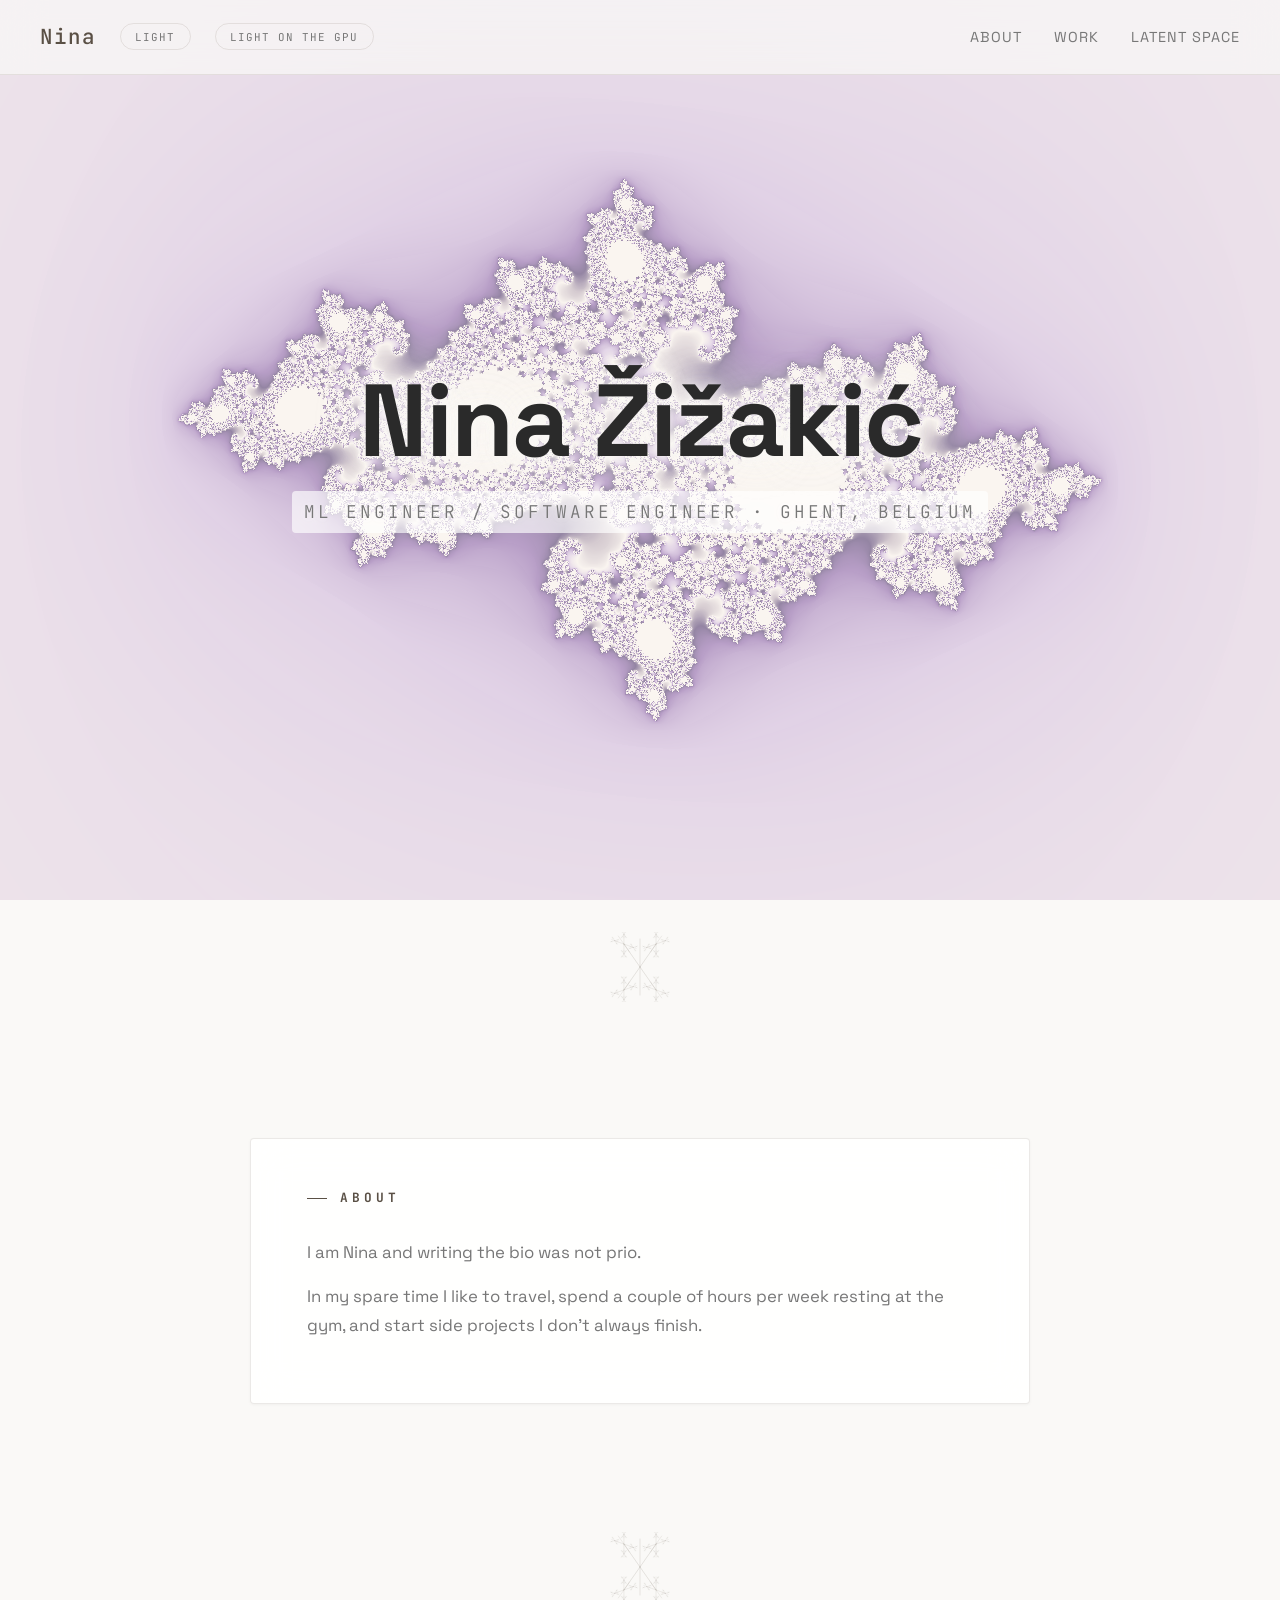
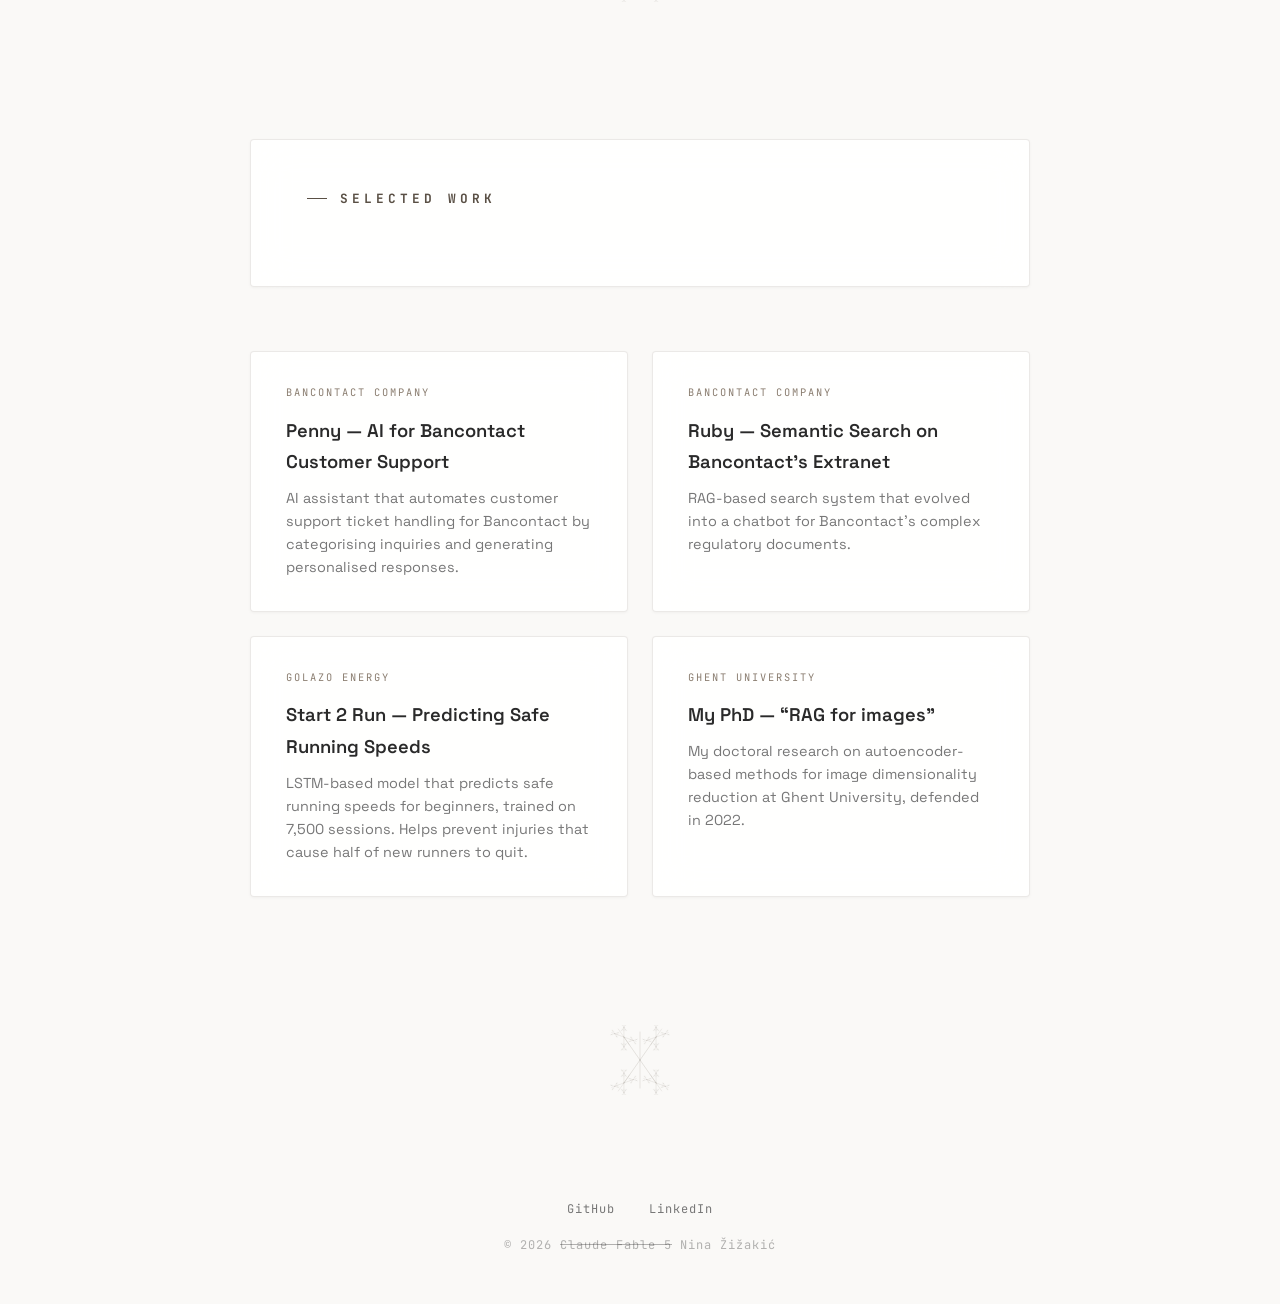
<file: index.html>
<!DOCTYPE html>
<html lang="en">
<head>
  <meta charset="UTF-8">
  <meta name="viewport" content="width=device-width, initial-scale=1.0">
  <meta name="color-scheme" content="only light">
  <title>Nina Žižakić</title>
  <meta name="description" content="Nina Žižakić — ML Engineer / Software Engineer based in Ghent, Belgium.">
  <link rel="icon" href="favicon.svg" type="image/svg+xml">
  <link rel="stylesheet" href="css/style.css">
</head>
<body>

<canvas id="fractal-canvas"></canvas>

<div class="content-layer">

  <nav id="main-nav">
    <div class="nav-left">
      <a href="index.html" class="nav-logo">Nina</a>
      <button id="mode-toggle" class="mode-toggle">light</button>
      <button id="gpu-toggle" class="mode-toggle">light on the gpu</button>
    </div>
    <ul class="nav-links">
      <li><a href="#about">About</a></li>
      <li><a href="#work">Work</a></li>
      <!-- <li><a href="photos.html">Photos</a></li> -->
      <li><a href="latent-space.html">Latent Space</a></li>
    </ul>
  </nav>

  <!-- Hero -->
  <section class="hero">
    <h1 class="hero-title">Nina Žižakić</h1>
    <p class="hero-sub">ML Engineer / Software Engineer &middot; Ghent, Belgium</p>
  </section>

  <div class="zh-divider"></div>

  <!-- About -->
  <section class="section" id="about">
    <div class="panel reveal">
      <h2>About</h2>
      <p>I am Nina and writing the bio was not prio.</p>
      <p>
        In my spare time I like to travel, spend a couple of hours per week resting at the gym, 
        and start side projects I don't always finish.
      </p>
    </div>
  </section>

  <div class="zh-divider"></div>

  <!-- Projects -->
  <section class="section" id="work">
    <div class="panel reveal">
      <h2>Selected Work</h2>
    </div>

    <div class="project-grid">
      <a class="project-card reveal" href="https://www.inthepocket.com/work/bancontact-company-ai-customer-support" target="_blank">
        <span class="tag">Bancontact Company</span>
        <h3>Penny — AI for Bancontact Customer Support</h3>
        <p>AI assistant that automates customer support ticket handling for Bancontact by categorising inquiries and generating personalised responses.</p>
      </a>

      <div class="project-card reveal">
        <span class="tag">Bancontact Company</span>
        <h3>Ruby — Semantic Search on Bancontact's Extranet</h3>
        <p>RAG-based search system that evolved into a chatbot for Bancontact's complex regulatory documents.</p>
      </div>

      <a class="project-card reveal" href="https://www.inthepocket.com/work/start-2-run" target="_blank">
        <span class="tag">Golazo Energy</span>
        <h3>Start 2 Run — Predicting Safe Running Speeds</h3>
        <p>LSTM-based model that predicts safe running speeds for beginners, trained on 7,500 sessions. Helps prevent injuries that cause half of new runners to quit.</p>
      </a>

      <a class="project-card reveal" href="projects/phd.html">
        <span class="tag">Ghent University</span>
        <h3>My PhD — &ldquo;RAG for images&rdquo;</h3>
        <p>My doctoral research on autoencoder-based methods for image dimensionality reduction at Ghent University, defended in 2022.</p>
      </a>
    </div>
  </section>

  <div class="zh-divider" style="margin-bottom:3rem;"></div>

  <!-- Footer -->
  <footer>
    <p>
      <a href="https://github.com/nimpy" target="_blank">GitHub</a>
      <a href="https://www.linkedin.com/in/ninazizakic/" target="_blank">LinkedIn</a>
    </p>
    <p style="margin-top:1rem;">&copy; 2026 <s>Claude Fable 5</s> Nina Žižakić</p>
  </footer>

</div>

<script src="js/fractal.js"></script>
<script>
  var nav = document.getElementById('main-nav');
  window.addEventListener('scroll', function () {
    nav.classList.toggle('scrolled', window.scrollY > 60);
  });
</script>
</body>
</html>
</file>
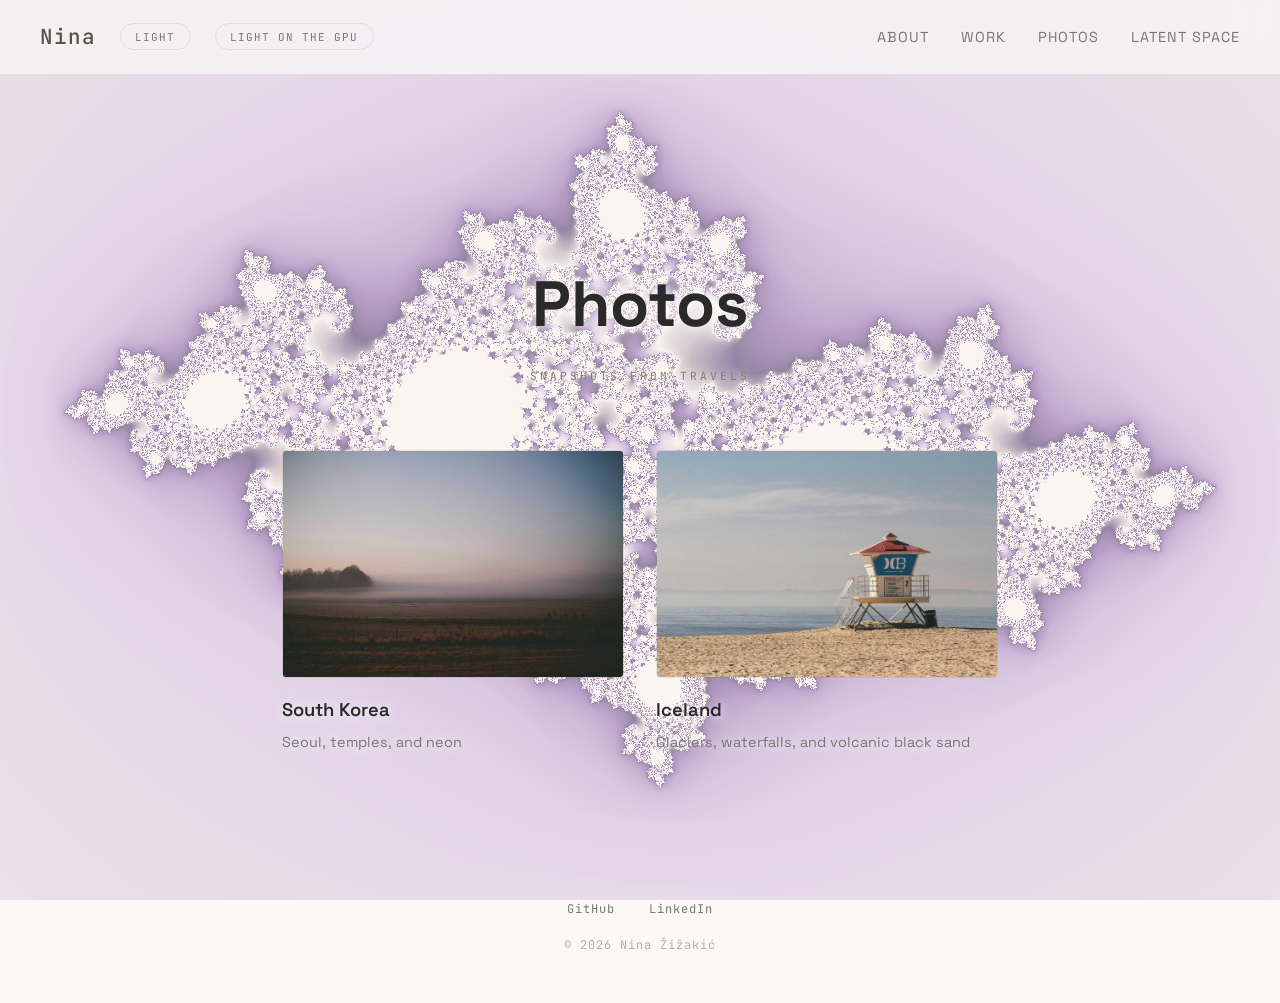
<file: photos.html>
<!DOCTYPE html>
<html lang="en">
<head>
  <meta charset="UTF-8">
  <meta name="viewport" content="width=device-width, initial-scale=1.0">
  <meta name="color-scheme" content="only light">
  <title>Photos — Nina</title>
  <meta name="description" content="Travel photography — South Korea, Iceland, and more.">
  <link rel="icon" href="favicon.svg" type="image/svg+xml">
  <link rel="stylesheet" href="css/style.css">
</head>
<body>

<canvas id="fractal-canvas"></canvas>

<div class="content-layer">

  <nav id="main-nav">
    <div class="nav-left">
      <a href="index.html" class="nav-logo">Nina</a>
      <button id="mode-toggle" class="mode-toggle">light</button>
      <button id="gpu-toggle" class="mode-toggle">light on the gpu</button>
    </div>
    <ul class="nav-links">
      <li><a href="index.html#about">About</a></li>
      <li><a href="index.html#work">Work</a></li>
      <li><a href="photos.html">Photos</a></li>
      <li><a href="latent-space.html">Latent Space</a></li>
    </ul>
  </nav>

  <section class="detail-hero">
    <h1>Photos</h1>
    <span class="tag">Snapshots from travels</span>
  </section>

  <section class="section" style="padding-top:0;">
    <div class="album-grid">
      <a class="album-card reveal" href="photos/south-korea.html">
        <div class="album-cover">
          <img src="images/south-korea/01.jpg" alt="South Korea">
        </div>
        <h3>South Korea</h3>
        <p>Seoul, temples, and neon</p>
      </a>

      <a class="album-card reveal" href="photos/iceland.html">
        <div class="album-cover">
          <img src="images/iceland/01.jpg" alt="Iceland">
        </div>
        <h3>Iceland</h3>
        <p>Glaciers, waterfalls, and volcanic black sand</p>
      </a>
    </div>
  </section>

  <footer>
    <p>
      <a href="https://github.com/nimpy" target="_blank">GitHub</a>
      <a href="https://www.linkedin.com/in/ninazizakic/" target="_blank">LinkedIn</a>
    </p>
    <p style="margin-top:1rem;">&copy; 2026 Nina Žižakić</p>
  </footer>

</div>

<script src="js/fractal.js"></script>
<script>
  if (window.fractalSetStatic) window.fractalSetStatic(-0.7269, 0.1889, 1.5);
  var nav = document.getElementById('main-nav');
  window.addEventListener('scroll', function () {
    nav.classList.toggle('scrolled', window.scrollY > 60);
  });
</script>
</body>
</html>
</file>
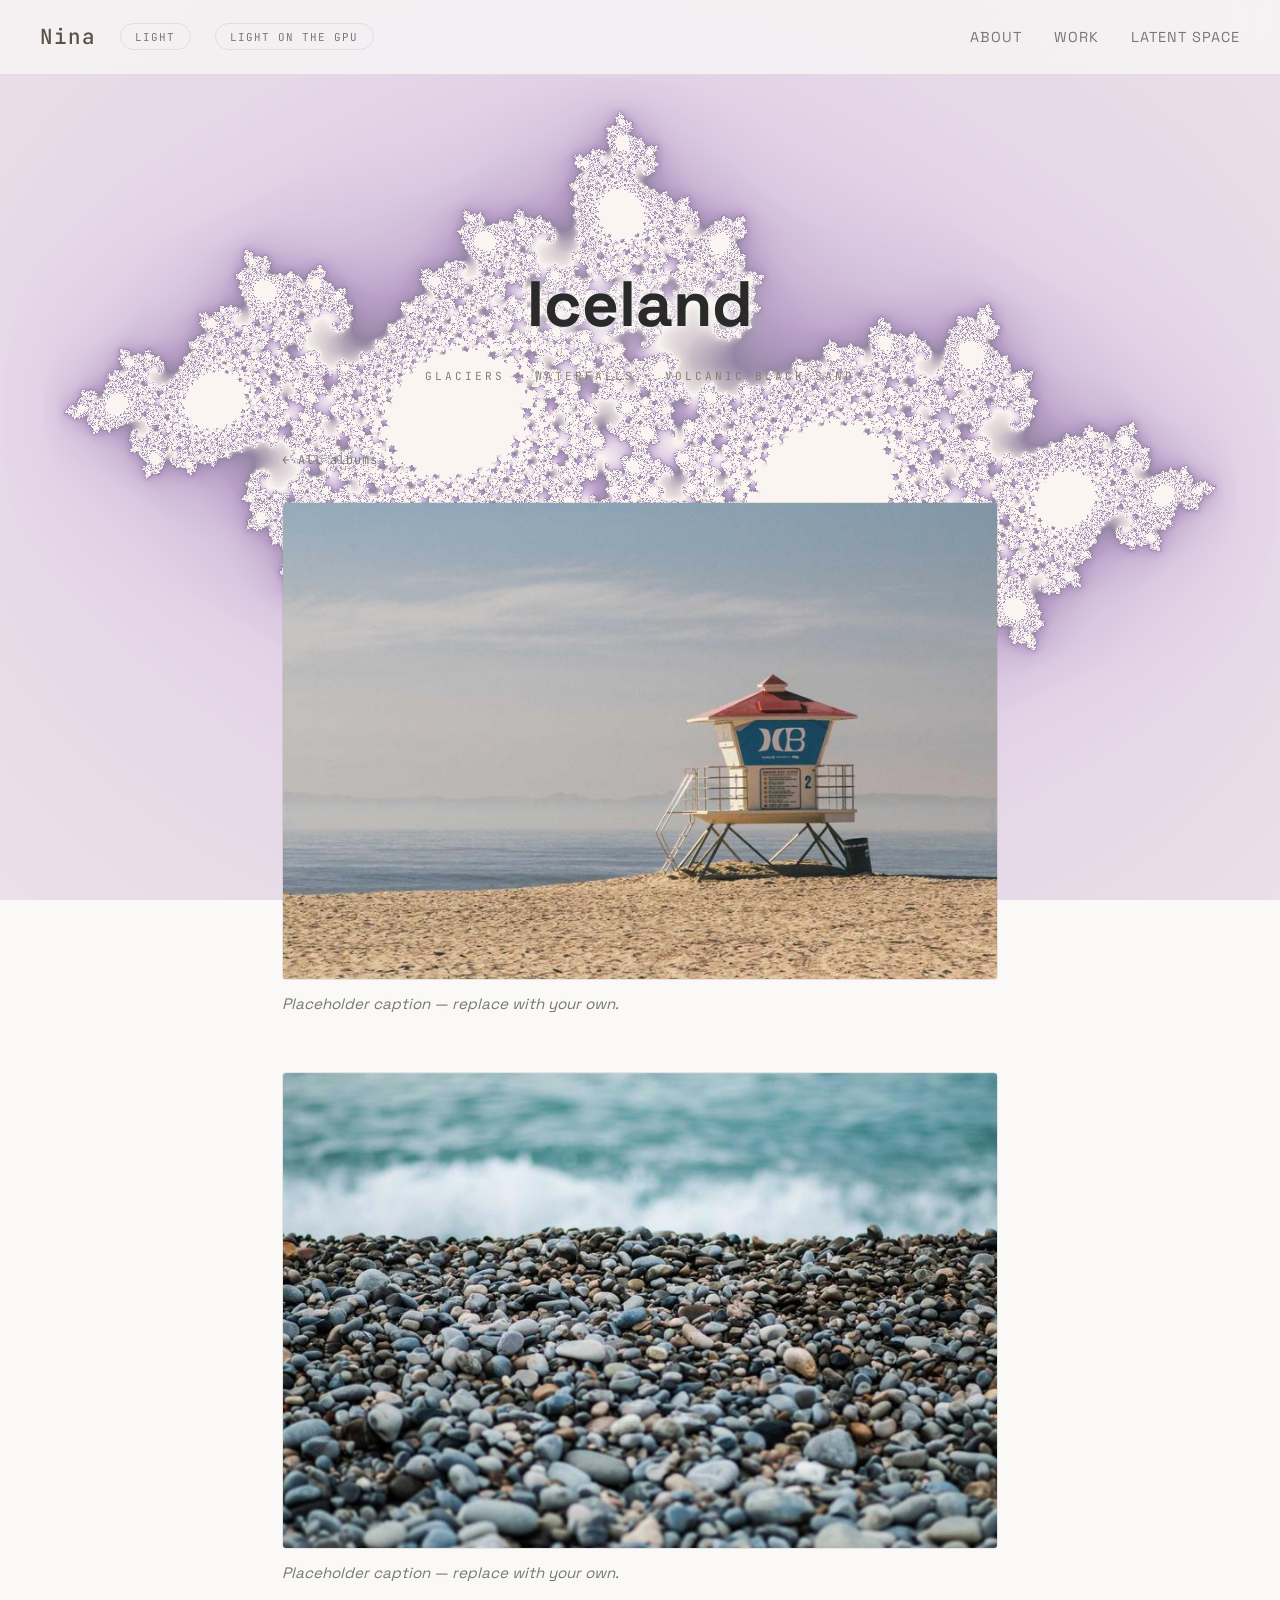
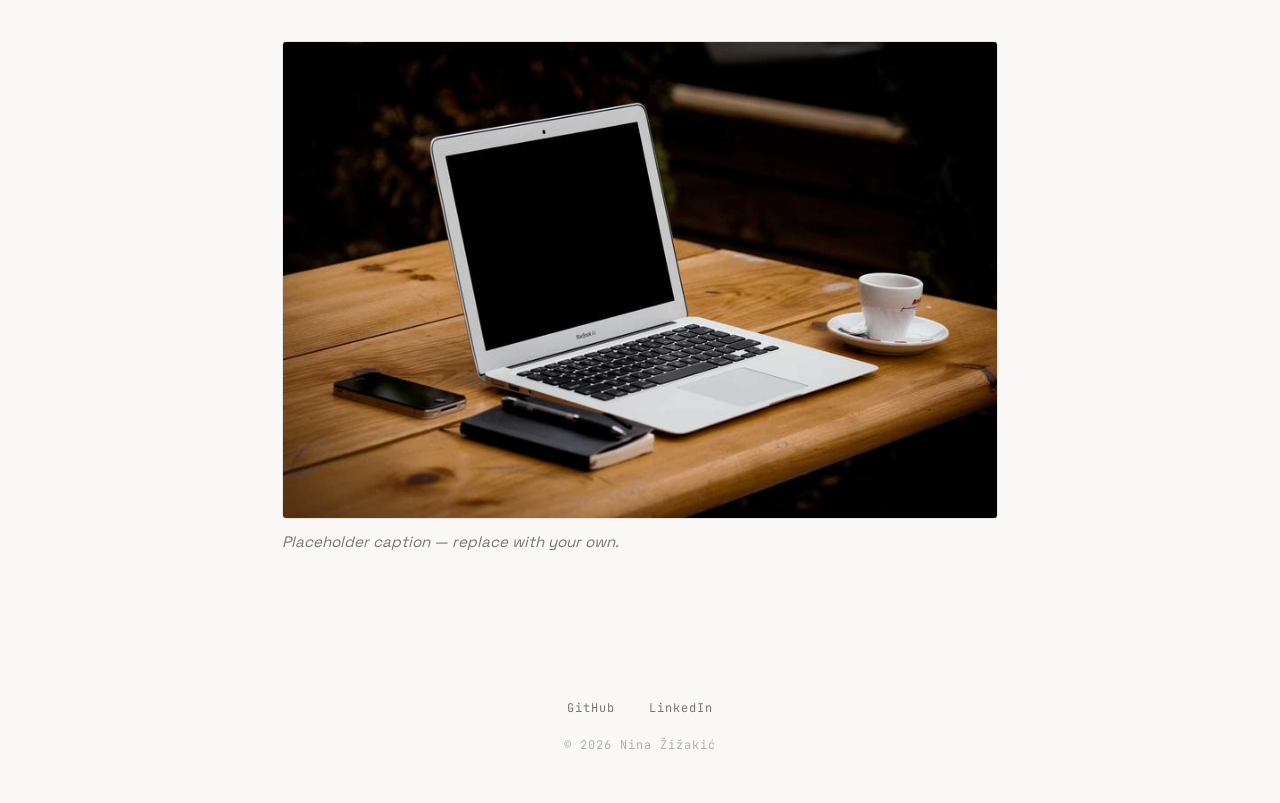
<file: photos/iceland.html>
<!DOCTYPE html>
<html lang="en">
<head>
  <meta charset="UTF-8">
  <meta name="viewport" content="width=device-width, initial-scale=1.0">
  <meta name="color-scheme" content="only light">
  <title>Iceland — Photos — Nina</title>
  <link rel="icon" href="../favicon.svg" type="image/svg+xml">
  <link rel="stylesheet" href="../css/style.css">
</head>
<body>

<canvas id="fractal-canvas"></canvas>

<div class="content-layer">

  <nav id="main-nav">
    <div class="nav-left">
      <a href="../index.html" class="nav-logo">Nina</a>
      <button id="mode-toggle" class="mode-toggle">light</button>
      <button id="gpu-toggle" class="mode-toggle">light on the gpu</button>
    </div>
    <ul class="nav-links">
      <li><a href="../index.html#about">About</a></li>
      <li><a href="../index.html#work">Work</a></li>
      <!-- <li><a href="../photos.html">Photos</a></li> -->
      <li><a href="../latent-space.html">Latent Space</a></li>
    </ul>
  </nav>

  <section class="detail-hero">
    <h1>Iceland</h1>
    <span class="tag">Glaciers &middot; Waterfalls &middot; Volcanic Black Sand</span>
  </section>

  <section class="section" style="padding-top:0;">
    <a href="../photos.html" class="back-link" style="display:block;max-width:780px;margin:0 auto 2rem;padding:0 2rem;">&larr; All albums</a>

    <div class="photo-list">

      <figure class="photo-item reveal">
        <img
          src="../images/iceland/01.jpg"
          alt="Iceland"
          loading="lazy"
        >
        <figcaption>Placeholder caption — replace with your own.</figcaption>
      </figure>

      <figure class="photo-item reveal">
        <img
          src="../images/iceland/02.jpg"
          alt="Iceland"
          loading="lazy"
        >
        <figcaption>Placeholder caption — replace with your own.</figcaption>
      </figure>

      <figure class="photo-item reveal">
        <img
          src="../images/iceland/03.jpg"
          alt="Iceland"
          loading="lazy"
        >
        <figcaption>Placeholder caption — replace with your own.</figcaption>
      </figure>

    </div>
  </section>

  <footer>
    <p>
      <a href="https://github.com/nimpy" target="_blank">GitHub</a>
      <a href="https://www.linkedin.com/in/ninazizakic/" target="_blank">LinkedIn</a>
    </p>
    <p style="margin-top:1rem;">&copy; 2026 Nina Žižakić</p>
  </footer>

</div>

<script src="../js/fractal.js"></script>
<script>
  if (window.fractalSetStatic) window.fractalSetStatic(-0.7269, 0.1889, 1.5);
  var nav = document.getElementById('main-nav');
  window.addEventListener('scroll', function () {
    nav.classList.toggle('scrolled', window.scrollY > 60);
  });
</script>
</body>
</html>
</file>
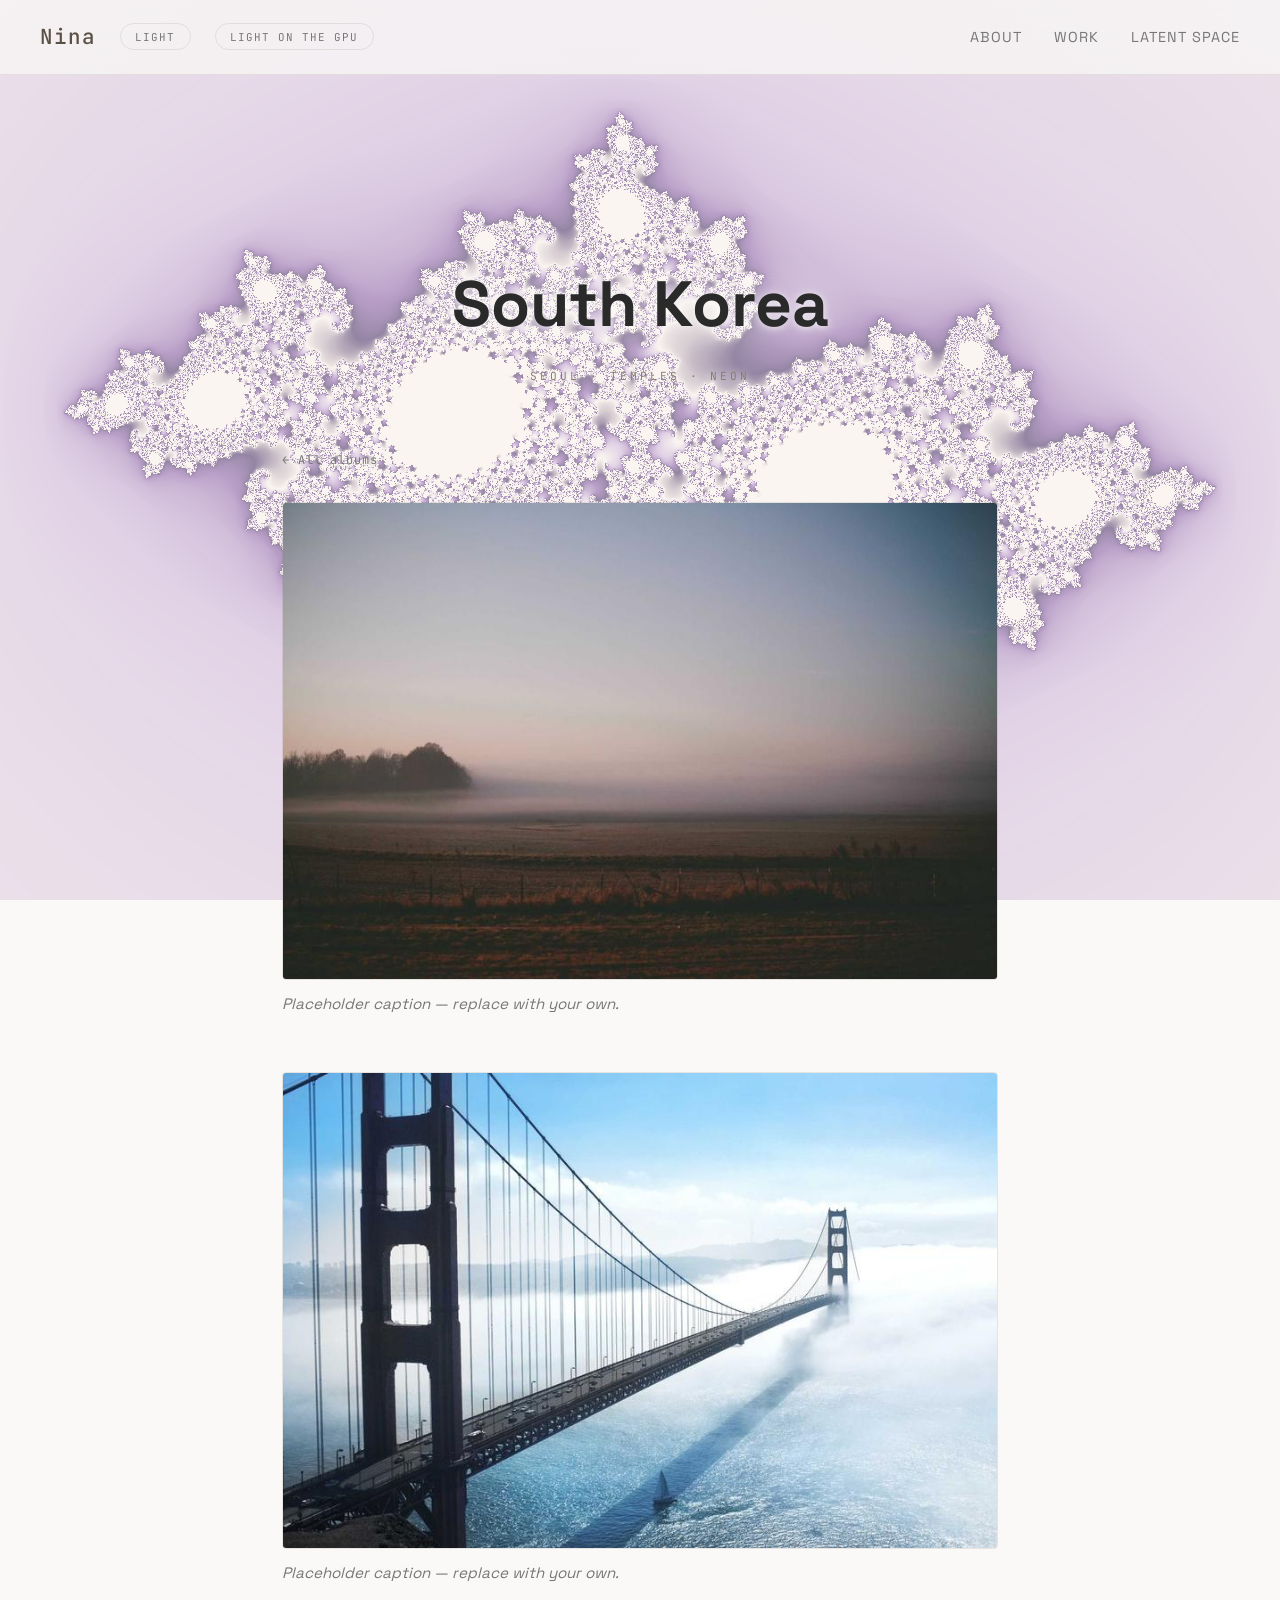
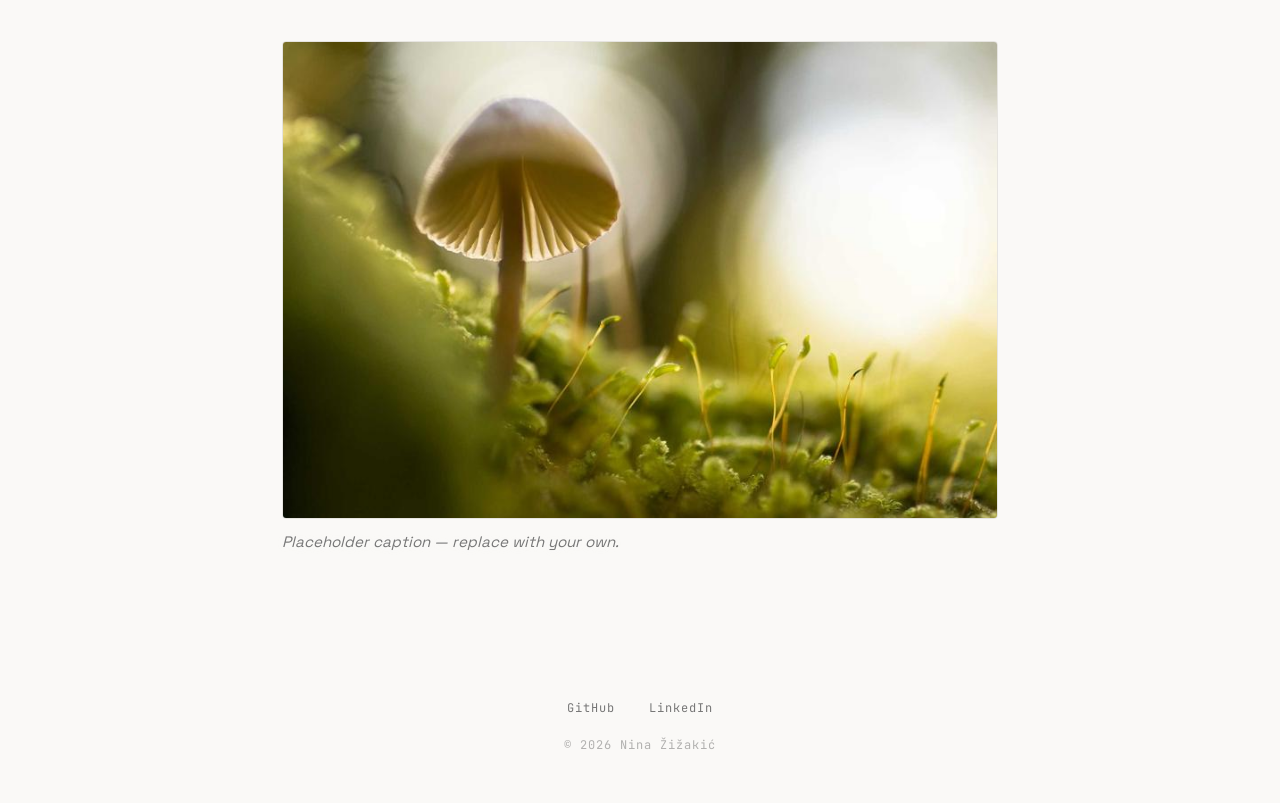
<file: photos/south-korea.html>
<!DOCTYPE html>
<html lang="en">
<head>
  <meta charset="UTF-8">
  <meta name="viewport" content="width=device-width, initial-scale=1.0">
  <meta name="color-scheme" content="only light">
  <title>South Korea — Photos — Nina</title>
  <link rel="icon" href="../favicon.svg" type="image/svg+xml">
  <link rel="stylesheet" href="../css/style.css">
</head>
<body>

<canvas id="fractal-canvas"></canvas>

<div class="content-layer">

  <nav id="main-nav">
    <div class="nav-left">
      <a href="../index.html" class="nav-logo">Nina</a>
      <button id="mode-toggle" class="mode-toggle">light</button>
      <button id="gpu-toggle" class="mode-toggle">light on the gpu</button>
    </div>
    <ul class="nav-links">
      <li><a href="../index.html#about">About</a></li>
      <li><a href="../index.html#work">Work</a></li>
      <!-- <li><a href="../photos.html">Photos</a></li> -->
      <li><a href="../latent-space.html">Latent Space</a></li>
    </ul>
  </nav>

  <section class="detail-hero">
    <h1>South Korea</h1>
    <span class="tag">Seoul &middot; Temples &middot; Neon</span>
  </section>

  <section class="section" style="padding-top:0;">
    <a href="../photos.html" class="back-link" style="display:block;max-width:780px;margin:0 auto 2rem;padding:0 2rem;">&larr; All albums</a>

    <div class="photo-list">

      <figure class="photo-item reveal">
        <img
          src="../images/south-korea/01.jpg"
          alt="South Korea"
          loading="lazy"
        >
        <figcaption>Placeholder caption — replace with your own.</figcaption>
      </figure>

      <figure class="photo-item reveal">
        <img
          src="../images/south-korea/02.jpg"
          alt="South Korea"
          loading="lazy"
        >
        <figcaption>Placeholder caption — replace with your own.</figcaption>
      </figure>

      <figure class="photo-item reveal">
        <img
          src="../images/south-korea/03.jpg"
          alt="South Korea"
          loading="lazy"
        >
        <figcaption>Placeholder caption — replace with your own.</figcaption>
      </figure>

    </div>
  </section>

  <footer>
    <p>
      <a href="https://github.com/nimpy" target="_blank">GitHub</a>
      <a href="https://www.linkedin.com/in/ninazizakic/" target="_blank">LinkedIn</a>
    </p>
    <p style="margin-top:1rem;">&copy; 2026 Nina Žižakić</p>
  </footer>

</div>

<script src="../js/fractal.js"></script>
<script>
  if (window.fractalSetStatic) window.fractalSetStatic(-0.7269, 0.1889, 1.5);
  var nav = document.getElementById('main-nav');
  window.addEventListener('scroll', function () {
    nav.classList.toggle('scrolled', window.scrollY > 60);
  });
</script>
</body>
</html>
</file>
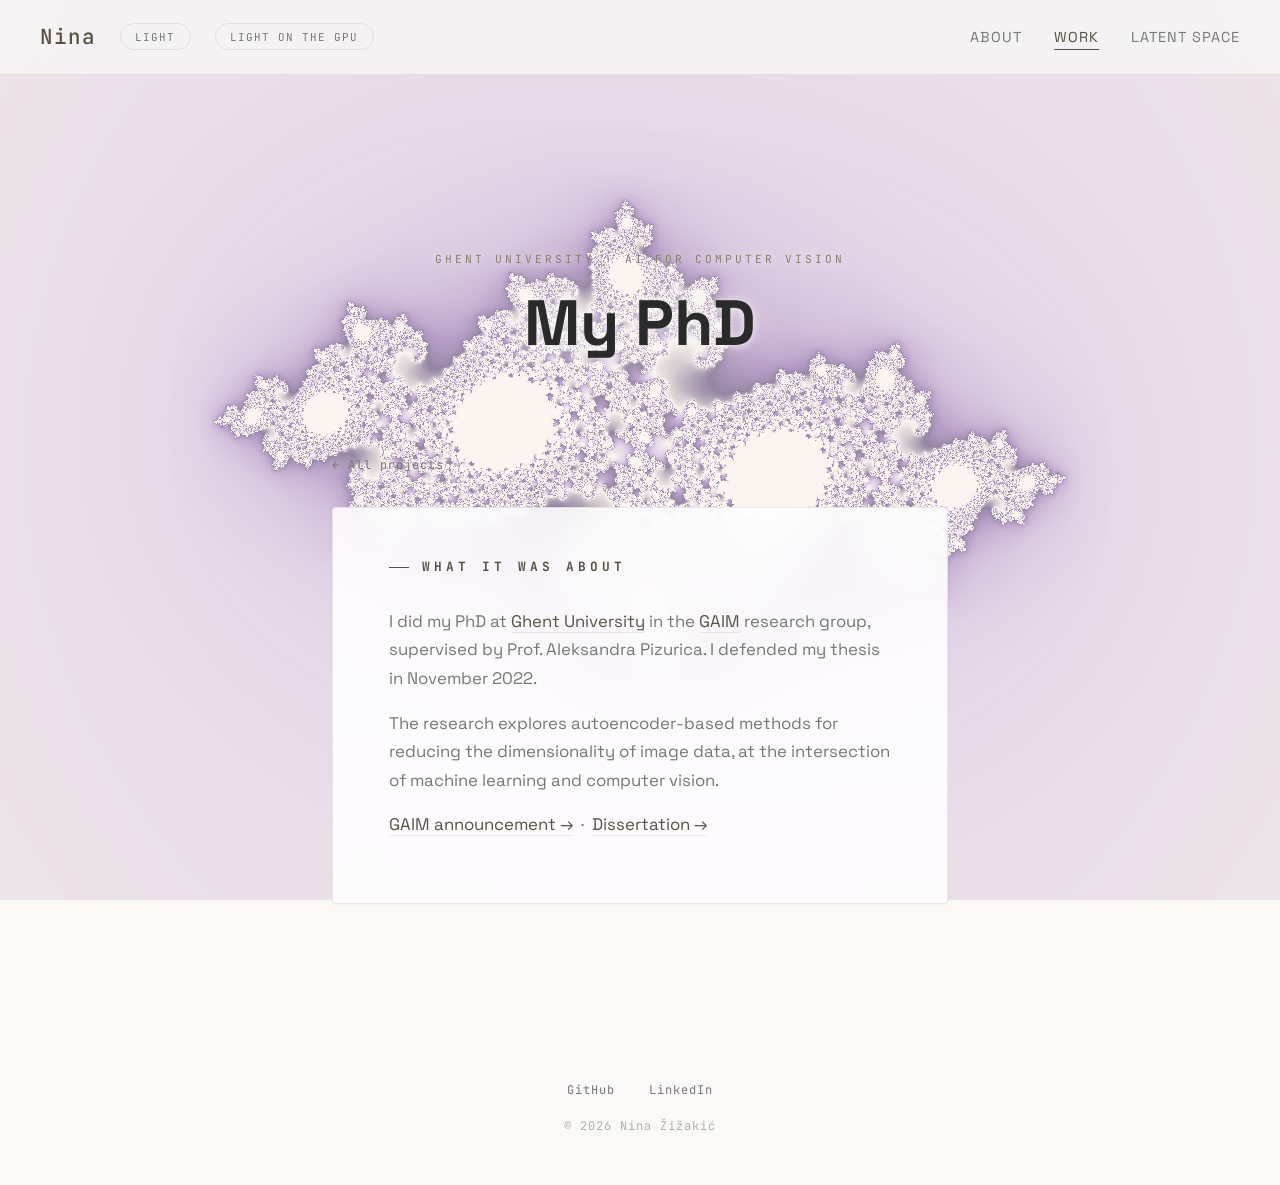
<file: projects/phd.html>
<!DOCTYPE html>
<html lang="en">
<head>
  <meta charset="UTF-8">
  <meta name="viewport" content="width=device-width, initial-scale=1.0">
  <meta name="color-scheme" content="only light">
  <title>PhD — Nina</title>
  <link rel="icon" href="../favicon.svg" type="image/svg+xml">
  <link rel="stylesheet" href="../css/style.css">
</head>
<body>

<canvas id="fractal-canvas"></canvas>

<div class="content-layer">

  <nav id="main-nav">
    <div class="nav-left">
      <a href="../index.html" class="nav-logo">Nina</a>
      <button id="mode-toggle" class="mode-toggle">light</button>
      <button id="gpu-toggle" class="mode-toggle">light on the gpu</button>
    </div>
    <ul class="nav-links">
      <li><a href="../index.html#about">About</a></li>
      <li><a href="../index.html#work">Work</a></li>
      <!-- <li><a href="../photos.html">Photos</a></li> -->
      <li><a href="../latent-space.html">Latent Space</a></li>
    </ul>
  </nav>

  <section class="detail-hero">
    <span class="tag">Ghent University &middot; AI for Computer Vision</span>
    <h1>My PhD</h1>
  </section>

  <div class="detail-content">
    <a href="../index.html#work" class="back-link">&larr; All projects</a>

    <div class="panel reveal">
      <h2>What it was about</h2>
      <p>
        I did my PhD at
        <a href="https://www.ugent.be" target="_blank">Ghent University</a> in the
        <a href="https://gaim.ugent.be" target="_blank">GAIM</a> research group,
        supervised by Prof. Aleksandra Pizurica. I defended my thesis in November 2022.
      </p>
      <p>
        The research explores autoencoder-based methods for reducing the dimensionality of
        image data, at the intersection of machine learning and computer vision.
      </p>
      <p>
        <a href="https://gaim.ugent.be/post/phd_nina/" target="_blank">GAIM announcement &rarr;</a>
        &nbsp;&middot;&nbsp;
        <a href="https://biblio.ugent.be/publication/01GJAPXMHGCPD9G2X30WR4MVH0" target="_blank">Dissertation &rarr;</a>
      </p>
    </div>
  </div>

  <footer>
    <p>
      <a href="https://github.com/nimpy" target="_blank">GitHub</a>
      <a href="https://www.linkedin.com/in/ninazizakic/" target="_blank">LinkedIn</a>
    </p>
    <p style="margin-top:1rem;">&copy; 2026 Nina Žižakić</p>
  </footer>

</div>

<script src="../js/fractal.js"></script>
<script>
  var nav = document.getElementById('main-nav');
  window.addEventListener('scroll', function () {
    nav.classList.toggle('scrolled', window.scrollY > 60);
  });
</script>
</body>
</html>
</file>
<file: css/style.css>
/* === Fractal Portfolio — Light Mode === */

@import url('https://fonts.googleapis.com/css2?family=JetBrains+Mono:wght@300;400;500&family=Space+Grotesk:wght@300;400;500;600;700&display=swap');


*, *::before, *::after { margin: 0; padding: 0; box-sizing: border-box; }

:root {
  /* Site is light-only; opt out of browser forced/auto dark mode */
  color-scheme: only light;

  --bg: #faf9f7;
  --bg-panel: rgba(255, 255, 255, 0.88);
  --text: #2a2a2a;
  --text-muted: #777;
  --accent: #5a5045;
  --accent-hover: #3d352d;
  --border: rgba(120, 110, 95, 0.15);
  --border-hover: rgba(90, 80, 69, 0.3);
  --tag-color: #8a7d6f;
  --canvas-opacity: 1;
  --canvas-filter: none;
  --nav-bg: rgba(250, 249, 247, 0.7);
  --nav-bg-scrolled: rgba(250, 249, 247, 0.92);
  --footer-muted: rgba(42, 42, 42, 0.35);

  transition: --canvas-opacity 0.6s, background 0.6s;
}

/* "Lighter" mode — everything gets even lighter */
body.lighter {
  --bg: #ffffff;
  --bg-panel: rgba(255, 255, 255, 0.95);
  --text: #3d3d3d;
  --text-muted: #888;
  --accent: #6d6256;
  --accent-hover: #5a5045;
  --border: rgba(160, 150, 135, 0.15);
  --border-hover: rgba(138, 125, 111, 0.3);
  --tag-color: #9a8e80;
  --canvas-opacity: 0.35;
  --canvas-filter: none;
  --nav-bg: rgba(255, 255, 255, 0.7);
  --nav-bg-scrolled: rgba(255, 255, 255, 0.92);
  --footer-muted: rgba(60, 60, 60, 0.35);
}

html { scroll-behavior: smooth; scroll-padding-top: 6rem; }

body {
  font-family: 'Space Grotesk', system-ui, sans-serif;
  background: var(--bg);
  color: var(--text);
  line-height: 1.7;
  overflow-x: hidden;
  -webkit-font-smoothing: antialiased;
  transition: background 0.5s, color 0.5s;
}

/* === Fractal Canvas === */
#fractal-canvas {
  position: fixed;
  top: 0; left: 0;
  z-index: 0;
  opacity: var(--canvas-opacity);
  filter: var(--canvas-filter);
  transition: opacity 0.6s, filter 0.6s;
}

/* === Content Layer === */
.content-layer {
  position: relative;
  z-index: 1;
}

/* === Navigation === */
nav {
  position: fixed;
  top: 0; left: 0; right: 0;
  z-index: 100;
  display: flex;
  align-items: center;
  justify-content: space-between;
  padding: 1.2rem 2.5rem;
  backdrop-filter: blur(20px);
  -webkit-backdrop-filter: blur(20px);
  background: var(--nav-bg);
  border-bottom: 1px solid var(--border);
  transition: background 0.4s;
}

nav.scrolled { background: var(--nav-bg-scrolled); }

.nav-left {
  display: flex;
  align-items: center;
  gap: 1.5rem;
}

.nav-logo {
  font-family: 'JetBrains Mono', monospace;
  font-size: 1.3rem;
  font-weight: 500;
  color: var(--accent);
  text-decoration: none;
  letter-spacing: 2px;
}

.nav-links { display: flex; flex-wrap: wrap; justify-content: center; gap: 2rem; list-style: none; }

.nav-links a { white-space: nowrap; }

.nav-links a {
  color: var(--text-muted);
  text-decoration: none;
  font-size: 0.9rem;
  font-weight: 400;
  letter-spacing: 1px;
  text-transform: uppercase;
  position: relative;
  transition: color 0.3s;
}

.nav-links a::after {
  content: '';
  position: absolute;
  bottom: -4px; left: 0;
  width: 0; height: 1px;
  background: var(--accent);
  transition: width 0.3s;
}

.nav-links a:hover { color: var(--accent); }
.nav-links a:hover::after { width: 100%; }
.nav-links a.active { color: var(--accent); }
.nav-links a.active::after { width: 100%; }

/* === Mode Toggle === */
.mode-toggle {
  font-family: 'JetBrains Mono', monospace;
  font-size: 0.68rem;
  letter-spacing: 1px;
  text-transform: uppercase;
  color: var(--text-muted);
  background: none;
  border: 1px solid var(--border);
  border-radius: 20px;
  padding: 0.35rem 0.9rem;
  cursor: pointer;
  transition: all 0.3s;
  white-space: nowrap;
}

.mode-toggle:hover {
  border-color: var(--accent);
  color: var(--accent);
}

.mode-toggle.toggle-active {
  border-color: var(--accent);
  color: var(--accent);
  background: rgba(90, 80, 69, 0.08);
}

/* === Hero === */
.hero {
  min-height: 100vh;
  display: flex;
  flex-direction: column;
  justify-content: center;
  align-items: center;
  text-align: center;
  padding: 2rem;
}

.hero-title {
  font-size: clamp(3rem, 8vw, 7rem);
  font-weight: 700;
  letter-spacing: -2px;
  line-height: 1.05;
  color: var(--text);
  margin-bottom: 1rem;
  text-shadow: 0 1px 12px rgba(250,249,247,0.95), 0 0 50px rgba(250,249,247,0.85), 0 0 80px rgba(250,249,247,0.7);
}

.hero-sub {
  font-family: 'JetBrains Mono', monospace;
  font-size: clamp(0.85rem, 1.5vw, 1.1rem);
  color: var(--text-muted);
  font-weight: 300;
  letter-spacing: 3px;
  text-transform: uppercase;
  text-shadow: 0 1px 10px rgba(250,249,247,0.95), 0 0 40px rgba(250,249,247,0.85), 0 0 70px rgba(250,249,247,0.7);
  background: rgba(255, 255, 255, 0.65);
  padding: 0.35em 0.7em;
  border-radius: 4px;
}

.hero-hint {
  position: absolute;
  bottom: 2.5rem;
  font-family: 'JetBrains Mono', monospace;
  font-size: 0.7rem;
  color: var(--text-muted);
  letter-spacing: 2px;
  text-transform: uppercase;
  opacity: 0.4;
  animation: pulse-fade 3s ease-in-out infinite;
}

@keyframes pulse-fade {
  0%, 100% { opacity: 0.3; transform: translateY(0); }
  50% { opacity: 0.5; transform: translateY(-4px); }
}

/* === Panels (content cards) === */
.panel {
  background: var(--bg-panel);
  backdrop-filter: blur(20px) saturate(1.1);
  -webkit-backdrop-filter: blur(20px) saturate(1.1);
  border: 1px solid var(--border);
  border-radius: 4px;
  padding: 3rem 3.5rem;
  max-width: 780px;
  margin: 0 auto 4rem;
  box-shadow: 0 1px 3px rgba(0, 0, 0, 0.04);
  transition: background 0.5s, border-color 0.5s, box-shadow 0.5s;
}

.panel h2 {
  font-family: 'JetBrains Mono', monospace;
  font-size: 0.8rem;
  text-transform: uppercase;
  letter-spacing: 4px;
  color: var(--accent);
  margin-bottom: 1.8rem;
  display: flex;
  align-items: center;
  gap: 0.8rem;
}

.panel h2::before {
  content: '';
  display: inline-block;
  width: 20px; height: 1px;
  background: var(--accent);
}

.panel p {
  font-size: 1.05rem;
  color: var(--text-muted);
  margin-bottom: 1rem;
}

.panel a {
  color: var(--accent);
  text-decoration: none;
  border-bottom: 1px solid var(--border);
  transition: border-color 0.3s, color 0.3s;
}

.panel a:hover { border-color: var(--accent); color: var(--accent-hover); }

/* === Section spacing === */
.section { padding: 6rem 2rem; }

/* A panel that ends its section shouldn't add bottom margin —
   keeps the divider centered between sections. */
.section > .panel:last-child { margin-bottom: 0; }

/* === Sierpinski Divider === */
.zh-divider { margin: 2rem auto; max-width: 600px; }

/* === Project Cards === */
.project-grid {
  display: grid;
  grid-template-columns: repeat(auto-fit, minmax(300px, 1fr));
  gap: 1.5rem;
  max-width: 780px;
  margin: 0 auto;
}

.project-card {
  background: var(--bg-panel);
  backdrop-filter: blur(20px);
  -webkit-backdrop-filter: blur(20px);
  border: 1px solid var(--border);
  border-radius: 4px;
  padding: 2rem 2.2rem;
  text-decoration: none;
  color: var(--text);
  transition: border-color 0.4s, transform 0.4s, box-shadow 0.4s;
  display: block;
  box-shadow: 0 1px 3px rgba(0, 0, 0, 0.04);
}

.project-card:hover {
  border-color: var(--border-hover);
  transform: translateY(-3px);
  box-shadow: 0 6px 20px rgba(0, 0, 0, 0.06);
}

.project-card h3 {
  font-size: 1.15rem;
  font-weight: 600;
  margin-bottom: 0.6rem;
  color: var(--text);
}

.project-card .tag {
  font-family: 'JetBrains Mono', monospace;
  font-size: 0.65rem;
  text-transform: uppercase;
  letter-spacing: 2px;
  color: var(--tag-color);
  margin-bottom: 0.8rem;
  display: block;
}

.project-card p {
  font-size: 0.9rem;
  color: var(--text-muted);
  line-height: 1.6;
}

/* === Reveal animation === */
.reveal {
  opacity: 0;
  transform: translateY(30px);
  transition: opacity 0.8s cubic-bezier(0.16, 1, 0.3, 1),
              transform 0.8s cubic-bezier(0.16, 1, 0.3, 1);
}

.reveal.visible {
  opacity: 1;
  transform: translateY(0);
}

.reveal:nth-child(2) { transition-delay: 0.1s; }
.reveal:nth-child(3) { transition-delay: 0.2s; }
.reveal:nth-child(4) { transition-delay: 0.3s; }

/* === Footer === */
footer {
  text-align: center;
  padding: 3rem 2rem;
  font-family: 'JetBrains Mono', monospace;
  font-size: 0.75rem;
  color: var(--footer-muted);
  letter-spacing: 1px;
}

footer a {
  color: var(--text-muted);
  text-decoration: none;
  margin: 0 0.8rem;
  transition: color 0.3s;
}

footer a:hover { color: var(--accent); }

/* === Detail Page === */
.detail-hero {
  min-height: 50vh;
  display: flex;
  flex-direction: column;
  justify-content: flex-end;
  padding: 2rem 2rem 4rem;
  text-align: center;
}

.detail-hero h1 {
  font-size: clamp(2rem, 5vw, 4rem);
  font-weight: 700;
  color: var(--text);
  margin-bottom: 0.5rem;
  text-shadow: 0 1px 8px rgba(250,249,247,0.9), 0 0 40px rgba(250,249,247,0.8);
}

.detail-hero .tag {
  font-family: 'JetBrains Mono', monospace;
  font-size: 0.7rem;
  letter-spacing: 3px;
  text-transform: uppercase;
  color: var(--tag-color);
  text-shadow: 0 1px 8px rgba(250,249,247,0.9), 0 0 40px rgba(250,249,247,0.8);
}

.detail-content {
  max-width: 680px;
  margin: 0 auto;
  padding: 0 2rem 6rem;
}

.detail-content .panel { margin-bottom: 2rem; }

/* === Album Grid (photos hub) === */
.album-grid {
  display: grid;
  grid-template-columns: repeat(auto-fill, minmax(320px, 1fr));
  gap: 2rem;
  max-width: 780px;
  margin: 0 auto;
  padding: 0 2rem;
}

.album-card {
  text-decoration: none;
  color: var(--text);
  display: block;
  transition: transform 0.4s;
}

.album-card:hover { transform: translateY(-4px); }

.album-cover {
  aspect-ratio: 3/2;
  border-radius: 4px;
  overflow: hidden;
  border: 1px solid var(--border);
  margin-bottom: 1rem;
  transition: border-color 0.4s;
}

.album-card:hover .album-cover { border-color: var(--border-hover); }

.album-cover img {
  width: 100%;
  height: 100%;
  object-fit: cover;
  transition: transform 0.6s;
}

.album-card:hover .album-cover img { transform: scale(1.03); }

.album-card h3 {
  font-size: 1.15rem;
  font-weight: 600;
  margin-bottom: 0.3rem;
  text-shadow: 0 1px 8px rgba(250,249,247,0.9), 0 0 40px rgba(250,249,247,0.8);
}

.album-card p {
  font-size: 0.9rem;
  color: var(--text-muted);
  text-shadow: 0 1px 8px rgba(250,249,247,0.9), 0 0 40px rgba(250,249,247,0.8);
}

/* === Photo Gallery (album page) === */
.photo-list {
  max-width: 780px;
  margin: 0 auto;
  padding: 0 2rem;
  display: flex;
  flex-direction: column;
  gap: 3.5rem;
}

.photo-item { }

.photo-item img {
  width: 100%;
  border-radius: 4px;
  display: block;
  border: 1px solid var(--border);
}

.photo-item figcaption {
  margin-top: 0.8rem;
  font-size: 0.95rem;
  color: var(--text-muted);
  line-height: 1.5;
  font-style: italic;
  text-shadow: 0 1px 8px rgba(250,249,247,0.9), 0 0 40px rgba(250,249,247,0.8);
}

/* === Back link === */
.back-link {
  display: inline-flex;
  align-items: center;
  gap: 0.5rem;
  font-family: 'JetBrains Mono', monospace;
  font-size: 0.75rem;
  color: var(--text-muted);
  text-decoration: none;
  letter-spacing: 1px;
  margin-bottom: 2rem;
  transition: color 0.3s;
  text-shadow: 0 1px 8px rgba(250,249,247,0.9), 0 0 40px rgba(250,249,247,0.8);
}

.back-link:hover { color: var(--accent); }

/* === Tags list === */
.tag-list {
  display: flex;
  flex-wrap: wrap;
  gap: 0.5rem;
  list-style: none;
  margin-top: 1rem;
}

.tag-list li {
  font-family: 'JetBrains Mono', monospace;
  font-size: 0.68rem;
  letter-spacing: 1px;
  text-transform: uppercase;
  padding: 0.35rem 0.9rem;
  border: 1px solid var(--border);
  border-radius: 20px;
  color: var(--text-muted);
  transition: border-color 0.3s;
}

/* === Responsive === */
@media (max-width: 768px) {
  html { scroll-padding-top: 9rem; }
  nav {
    flex-direction: column;
    gap: 0.75rem;
    padding: 0.9rem 1.2rem;
  }
  .nav-left {
    gap: 1rem;
    flex-wrap: wrap;
    justify-content: center;
  }
  .nav-links { gap: 1.5rem; }
  .nav-links a { font-size: 0.78rem; }
  .panel { padding: 2rem 1.5rem; margin-left: 1rem; margin-right: 1rem; }
  .project-grid { grid-template-columns: 1fr; margin: 0 1rem; }
  .album-grid { grid-template-columns: 1fr; padding: 0 1rem; }
  .photo-list { padding: 0 1rem; }
  .hero-hint { display: none; }
  .section { padding: 4rem 1rem; }
  .mode-toggle { font-size: 0.6rem; padding: 0.3rem 0.7rem; }
}

@media (max-width: 480px) {
  .hero-title { font-size: 2.5rem; }
  .nav-logo { font-size: 1.1rem; }
}
</file>
